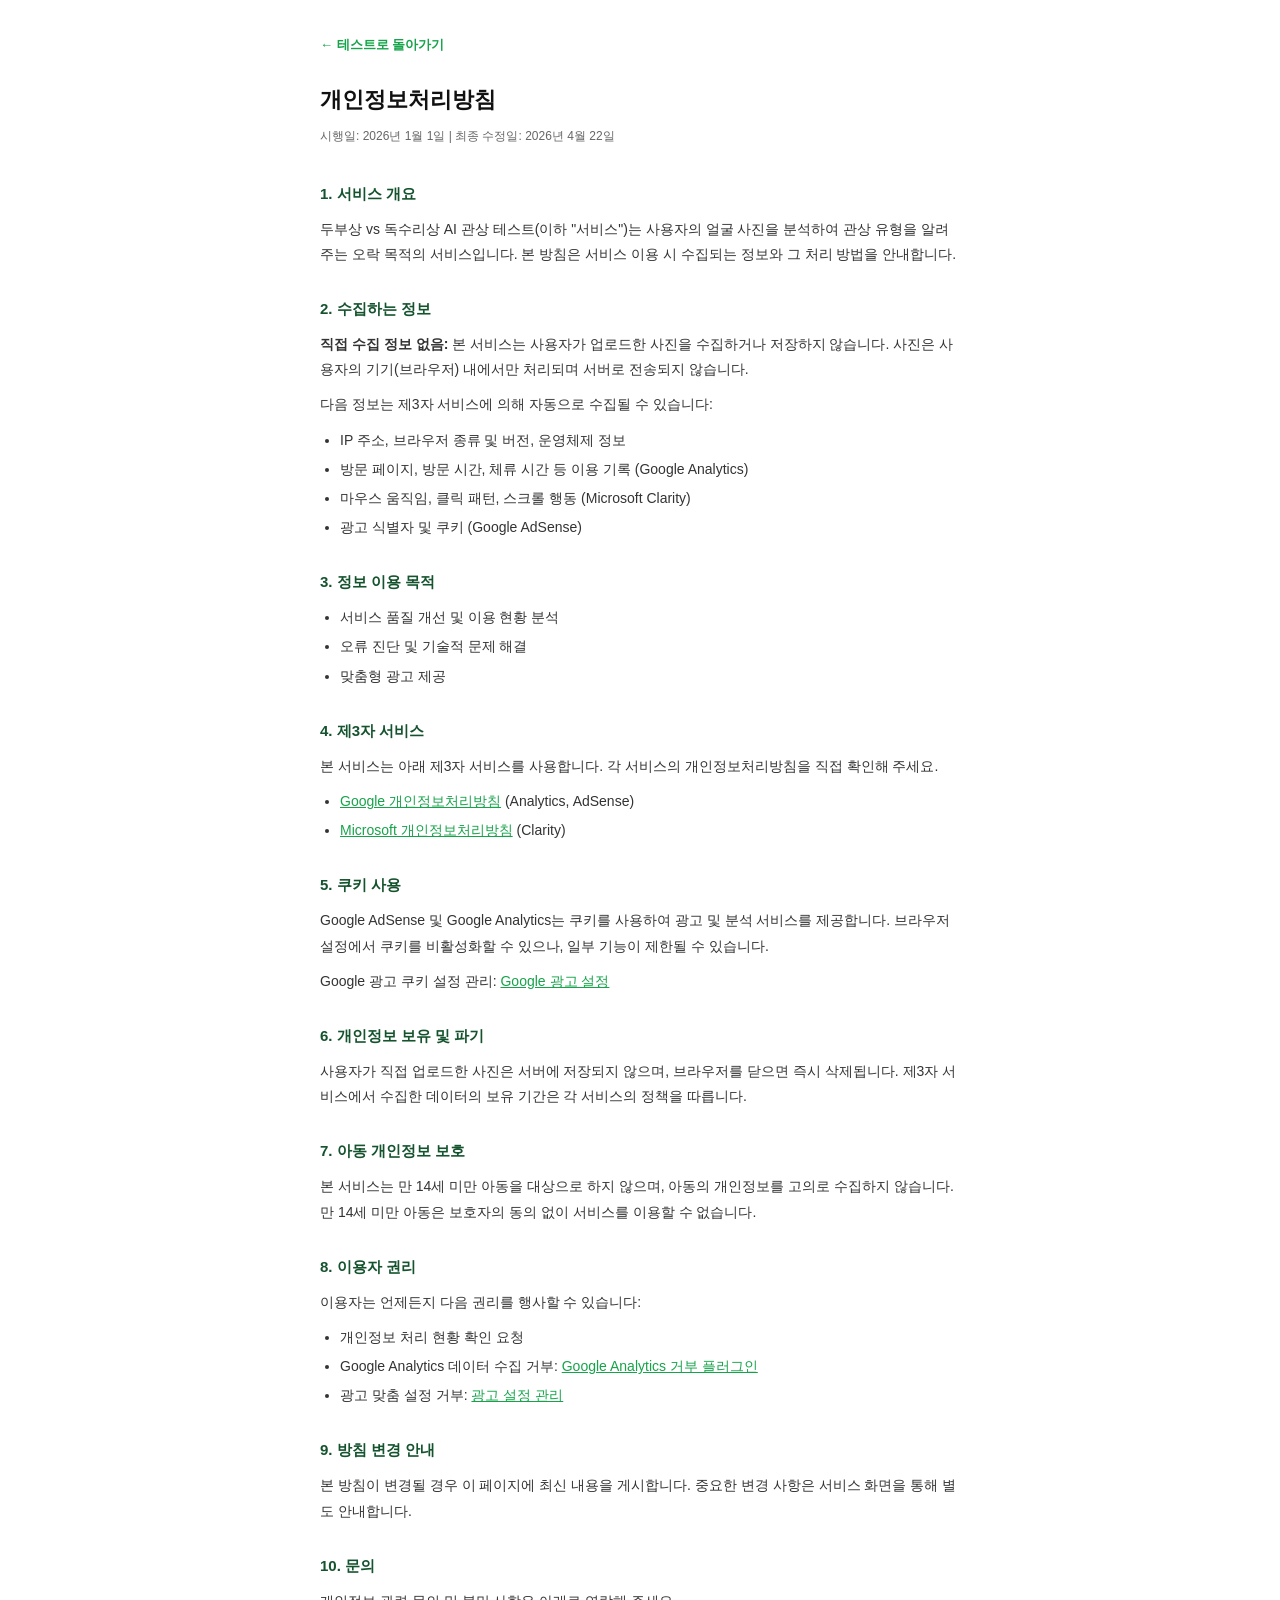
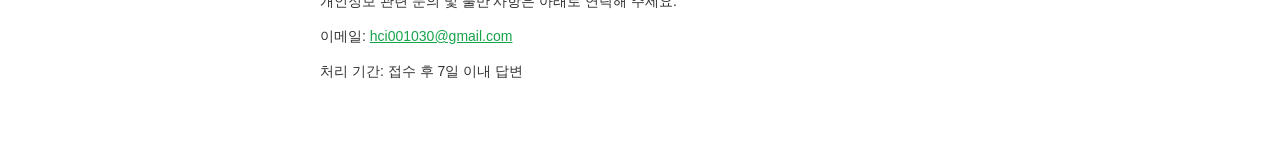
<file: privacy.html>
<!DOCTYPE html>
<html lang="ko">
<head>
  <meta charset="UTF-8" />
  <meta name="viewport" content="width=device-width, initial-scale=1.0" />
  <title>개인정보처리방침 – 두부상 vs 독수리상 AI 관상 테스트</title>
  <meta name="description" content="두부상 vs 독수리상 AI 관상 테스트 서비스의 개인정보처리방침입니다." />
  <style>
    * { margin: 0; padding: 0; box-sizing: border-box; }
    body { font-family: 'Noto Sans KR', 'Apple SD Gothic Neo', sans-serif; background: #fff; color: #111; padding: 32px 20px 60px; max-width: 680px; margin: 0 auto; line-height: 1.8; font-size: 14px; }
    h1 { font-size: 22px; font-weight: 900; margin-bottom: 6px; }
    .date { color: #666; font-size: 12px; margin-bottom: 32px; }
    h2 { font-size: 15px; font-weight: 900; margin: 28px 0 10px; color: #14532D; }
    p { margin-bottom: 10px; color: #333; }
    ul { padding-left: 20px; margin-bottom: 10px; }
    li { margin-bottom: 4px; color: #333; }
    a { color: #16A34A; }
    .back { display: inline-block; margin-bottom: 24px; color: #16A34A; font-weight: 700; text-decoration: none; font-size: 13px; }
  </style>
</head>
<body>
  <a class="back" href="index.html">← 테스트로 돌아가기</a>
  <h1>개인정보처리방침</h1>
  <p class="date">시행일: 2026년 1월 1일 | 최종 수정일: 2026년 4월 22일</p>

  <h2>1. 서비스 개요</h2>
  <p>두부상 vs 독수리상 AI 관상 테스트(이하 "서비스")는 사용자의 얼굴 사진을 분석하여 관상 유형을 알려주는 오락 목적의 서비스입니다. 본 방침은 서비스 이용 시 수집되는 정보와 그 처리 방법을 안내합니다.</p>

  <h2>2. 수집하는 정보</h2>
  <p><strong>직접 수집 정보 없음:</strong> 본 서비스는 사용자가 업로드한 사진을 수집하거나 저장하지 않습니다. 사진은 사용자의 기기(브라우저) 내에서만 처리되며 서버로 전송되지 않습니다.</p>
  <p>다음 정보는 제3자 서비스에 의해 자동으로 수집될 수 있습니다:</p>
  <ul>
    <li>IP 주소, 브라우저 종류 및 버전, 운영체제 정보</li>
    <li>방문 페이지, 방문 시간, 체류 시간 등 이용 기록 (Google Analytics)</li>
    <li>마우스 움직임, 클릭 패턴, 스크롤 행동 (Microsoft Clarity)</li>
    <li>광고 식별자 및 쿠키 (Google AdSense)</li>
  </ul>

  <h2>3. 정보 이용 목적</h2>
  <ul>
    <li>서비스 품질 개선 및 이용 현황 분석</li>
    <li>오류 진단 및 기술적 문제 해결</li>
    <li>맞춤형 광고 제공</li>
  </ul>

  <h2>4. 제3자 서비스</h2>
  <p>본 서비스는 아래 제3자 서비스를 사용합니다. 각 서비스의 개인정보처리방침을 직접 확인해 주세요.</p>
  <ul>
    <li><a href="https://policies.google.com/privacy" target="_blank" rel="noopener noreferrer">Google 개인정보처리방침</a> (Analytics, AdSense)</li>
    <li><a href="https://privacy.microsoft.com/ko-kr/privacystatement" target="_blank" rel="noopener noreferrer">Microsoft 개인정보처리방침</a> (Clarity)</li>
  </ul>

  <h2>5. 쿠키 사용</h2>
  <p>Google AdSense 및 Google Analytics는 쿠키를 사용하여 광고 및 분석 서비스를 제공합니다. 브라우저 설정에서 쿠키를 비활성화할 수 있으나, 일부 기능이 제한될 수 있습니다.</p>
  <p>Google 광고 쿠키 설정 관리: <a href="https://adssettings.google.com" target="_blank" rel="noopener noreferrer">Google 광고 설정</a></p>

  <h2>6. 개인정보 보유 및 파기</h2>
  <p>사용자가 직접 업로드한 사진은 서버에 저장되지 않으며, 브라우저를 닫으면 즉시 삭제됩니다. 제3자 서비스에서 수집한 데이터의 보유 기간은 각 서비스의 정책을 따릅니다.</p>

  <h2>7. 아동 개인정보 보호</h2>
  <p>본 서비스는 만 14세 미만 아동을 대상으로 하지 않으며, 아동의 개인정보를 고의로 수집하지 않습니다. 만 14세 미만 아동은 보호자의 동의 없이 서비스를 이용할 수 없습니다.</p>

  <h2>8. 이용자 권리</h2>
  <p>이용자는 언제든지 다음 권리를 행사할 수 있습니다:</p>
  <ul>
    <li>개인정보 처리 현황 확인 요청</li>
    <li>Google Analytics 데이터 수집 거부: <a href="https://tools.google.com/dlpage/gaoptout" target="_blank" rel="noopener noreferrer">Google Analytics 거부 플러그인</a></li>
    <li>광고 맞춤 설정 거부: <a href="https://adssettings.google.com" target="_blank" rel="noopener noreferrer">광고 설정 관리</a></li>
  </ul>

  <h2>9. 방침 변경 안내</h2>
  <p>본 방침이 변경될 경우 이 페이지에 최신 내용을 게시합니다. 중요한 변경 사항은 서비스 화면을 통해 별도 안내합니다.</p>

  <h2>10. 문의</h2>
  <p>개인정보 관련 문의 및 불만 사항은 아래로 연락해 주세요.</p>
  <p>이메일: <a href="mailto:hci001030@gmail.com">hci001030@gmail.com</a></p>
  <p>처리 기간: 접수 후 7일 이내 답변</p>
</body>
</html>
</file>
